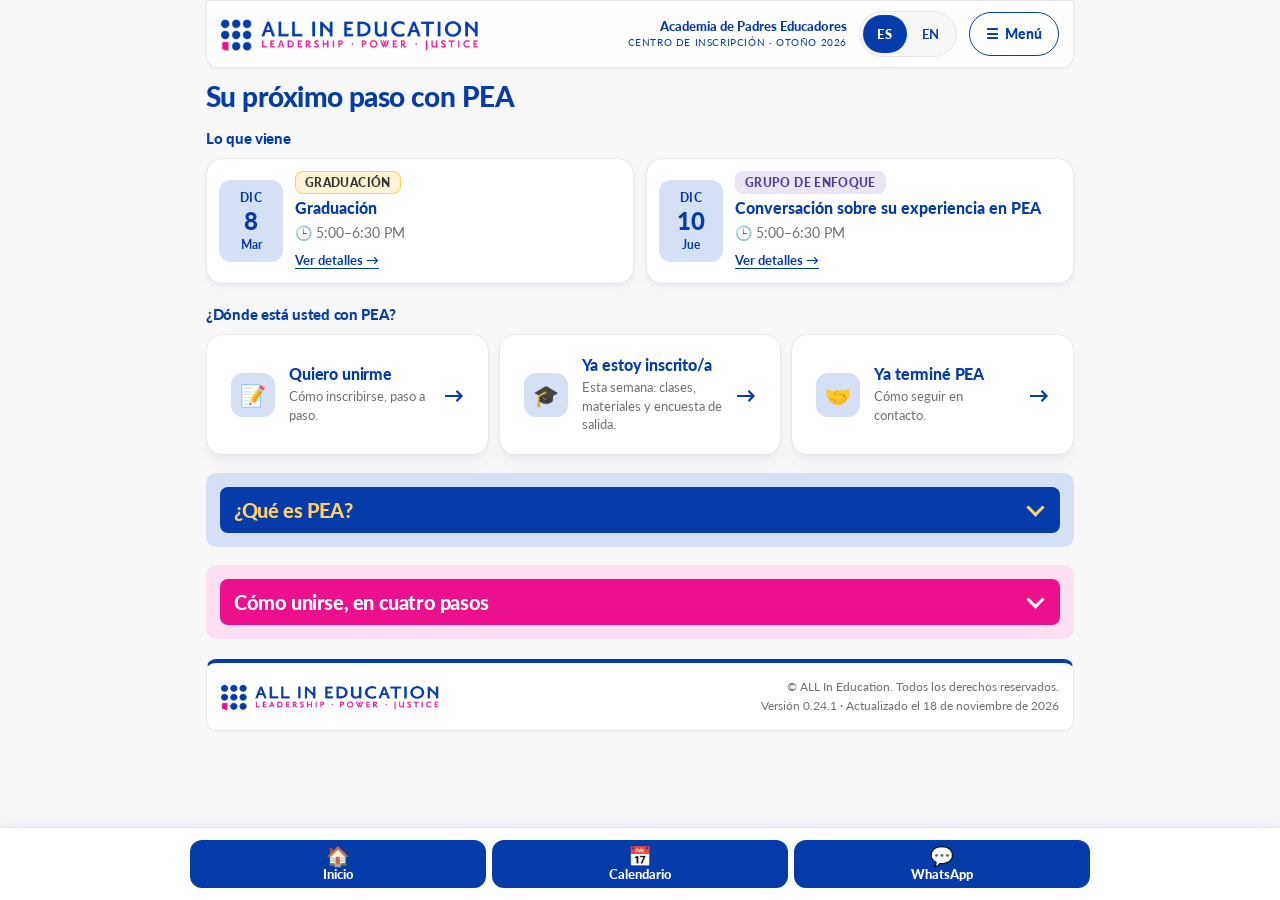
<file: site/index.html>
<!doctype html>
<html lang="es">
<head>
<meta charset="utf-8">
<meta name="viewport" content="width=device-width, initial-scale=1">
<title>Únase a PEA — Academia de Padres Educadores</title>
<meta name="description" content="Todo lo que necesita saber para unirse a la Academia de Padres Educadores de ALL In Education: pasos, calendario, Zoom y preguntas frecuentes. / Everything you need to know to join ALL In Education's Parent Educator Academy.">
<meta name="theme-color" content="#053CAA">
<meta name="color-scheme" content="light">
<meta name="generator" content="PEA Applicant Hub v0.24.1">
<meta property="og:type" content="website">
<meta property="og:title" content="Academia de Padres Educadores / Parent Educator Academy — ALL In Education">
<meta property="og:description" content="Un programa gratuito de liderazgo para familias y cuidadores en Arizona. / A free leadership program for families and caregivers in Arizona.">
<meta property="og:locale" content="es_US">
<meta property="og:locale:alternate" content="en_US">
<link rel="alternate" hreflang="es" href="?lang=es">
<link rel="alternate" hreflang="en" href="?lang=en">
<link rel="alternate" hreflang="x-default" href="./">
<link rel="icon" type="image/png" sizes="32x32" href="assets/img/favicon-32.png">
<link rel="apple-touch-icon" href="assets/img/apple-touch-icon.png">
<link rel="manifest" href="site.webmanifest">
<link rel="preload" href="assets/fonts/lato-400.woff2" as="font" type="font/woff2" crossorigin>
<link rel="preload" href="assets/fonts/lato-900.woff2" as="font" type="font/woff2" crossorigin>
<link rel="stylesheet" href="assets/css/hub.css">
<script defer src="assets/js/facts.js"></script>
<script defer src="assets/js/resources.js"></script>
<script defer src="assets/js/copy.js"></script>
<script defer src="assets/js/app.js"></script>
</head>
<body>
<a class="skip" id="skip" href="#main">Saltar al contenido</a>
<div class="shell">
  <header class="band site-header" id="band">
    <div class="band-inner" id="bandinner"></div>
    <nav class="gnav" id="gnav" aria-label="Secciones del sitio"></nav>
  </header>
  <main id="main" tabindex="-1">
    <noscript>
      <div class="card">
        <h1 class="h-sec">Academia de Padres Educadores <span lang="en">/ Parent Educator Academy</span></h1>
        <p lang="es">Esta página necesita JavaScript para mostrar el calendario y los enlaces. Para unirse o hacer preguntas, escríbanos a <a href="mailto:pea@allineducation.org">pea@allineducation.org</a>, llámenos al <a href="tel:+16027590619">602-759-0619</a> o mándenos un mensaje por <a href="https://api.whatsapp.com/send?phone=16027590619">WhatsApp</a>.</p>
        <p lang="en">This page needs JavaScript to show the calendar and links. To join or ask a question, email <a href="mailto:pea@allineducation.org">pea@allineducation.org</a>, call <a href="tel:+16027590619">602-759-0619</a> or send us a <a href="https://api.whatsapp.com/send?phone=16027590619">WhatsApp</a> message.</p>
        <p><a href="https://bit.ly/peaapply">Formulario de interés / Interest form</a></p>
      </div>
    </noscript>
  </main>
  <footer class="foot" id="foot"></footer>
</div>
<nav id="quickbar" class="quickbar quick-actions-bar" aria-label="Acciones rápidas / Quick actions"></nav>
<div class="sr-only" id="live" aria-live="polite"></div>
</body>
</html>
</file>
<file: site/assets/css/hub.css>
/* ==================================================================
   PEA Applicant Hub — styles  (v0.9.0)
   AIE Hub Design System v0.1.0 (layout, spacing, radii, gradients,
   shadows, motion from the Claude AI Hub) + ALL In Education Core
   Brand Standard v4.1.0 (color, type, bilingual parity).
   Only the 18 official values + the DS transparent whites appear here.
   No green, no red, no invented tints.
   v0.12.0 brand exception (approved by Danny Hernández, 2026-09-28):
   16px card radius, pill toggle, Blue-tinted soft shadows and the
   translucent header/bar blur go beyond Brand Standard v4.1.0 §6.10
   (4px radius, no elevation). Every colour is still a palette value.
   ================================================================== */

@font-face{font-family:"Lato";src:url("../fonts/lato-400.woff2") format("woff2");font-weight:400;font-style:normal;font-display:swap}
@font-face{font-family:"Lato";src:url("../fonts/lato-400i.woff2") format("woff2");font-weight:400;font-style:italic;font-display:swap}
@font-face{font-family:"Lato";src:url("../fonts/lato-700.woff2") format("woff2");font-weight:700;font-style:normal;font-display:swap}
@font-face{font-family:"Lato";src:url("../fonts/lato-900.woff2") format("woff2");font-weight:900;font-style:normal;font-display:swap}

:root{
  --blue:#053CAA; --pink:#EC108D; --gold:#FFD15F; --blue-mid:#2C5EC1;
  --purple:#533B97; --charcoal:#333333; --white:#FFFFFF;
  --tint-blue:#D6E0F5; --tint-pink:#FCE0F2; --tint-gold:#FFF5D6;
  --tint-purple:#EAE4F5; --tint-bluemid:#DFE7F6;
  --n04:#F7F7F7; --n05:#F5F5F5; --n08:#EFEFEF; --n12:#E7E7E7; --n55:#8F8F8F; --n70:#707070;
  --w15:rgba(255,255,255,.15); --w20:rgba(255,255,255,.2); --w40:rgba(255,255,255,.4);
  --w70:rgba(255,255,255,.7); --pink15:rgba(236,16,141,.15);
  --font:'Lato',Arial,sans-serif; --mono:'Courier New',Courier,monospace;
  --r-tag:4px; --r-sm:7px; --r-md:8px; --r-lg:10px; --r-xl:12px; --r-pill:20px;
  --grad-hero:linear-gradient(135deg,var(--blue),var(--blue-mid));
  --grad-feature:linear-gradient(135deg,var(--tint-gold),var(--tint-pink));
  --grad-lang:linear-gradient(135deg,var(--tint-purple),var(--tint-blue));
  --shadow-cta:0 4px 18px #053CAA40;
  --container:820px; --hit:44px;
  color-scheme:light;
}

*{box-sizing:border-box}
html{-webkit-text-size-adjust:100%}
body{margin:0;background:var(--n04);color:var(--charcoal);font-family:var(--font);
  font-size:14px;line-height:1.6;min-height:100vh}
img{max-width:100%;display:block}
a{color:var(--blue)}
a:hover{color:var(--blue-mid)}
button{font-family:inherit}
h1,h2,h3,h4,p{margin:0}
:focus-visible{outline:2px solid var(--pink);outline-offset:2px}
.sr-only{position:absolute!important;width:1px;height:1px;padding:0;margin:-1px;overflow:hidden;clip:rect(0,0,0,0);white-space:nowrap;border:0}
.skip{position:absolute;left:8px;top:-60px;z-index:50;background:var(--white);color:var(--blue);
  font-weight:700;padding:10px 14px;border-radius:var(--r-md);border:2px solid var(--pink);transition:top .15s}
.skip:focus{top:8px}

.shell{max-width:var(--container);margin:0 auto;padding:1rem;padding-block-end:2rem}
main{outline:none}
main:focus{outline:none}
[tabindex="-1"]:focus{outline:none}

/* ---------- 5.2 header band ---------- */
.band{background:var(--blue);border-radius:var(--r-lg);padding:1rem 1.25rem;display:flex;
  justify-content:space-between;align-items:center;gap:1rem;margin-bottom:1rem;color:var(--white);flex-wrap:wrap}
.band a,.band button{color:var(--white)}
.band :focus-visible{outline-color:var(--white)}
.band-l{display:flex;align-items:center;gap:.7rem;min-width:0}
.band-l img{width:32px;height:32px;flex-shrink:0}
.band-org{font-size:14px;font-weight:900;text-transform:uppercase;letter-spacing:.06em;line-height:1.2}
.band-tag{font-size:10px;font-weight:400;color:var(--gold);letter-spacing:.1em;line-height:1.4}
.band-pair{font-size:10px;color:var(--tint-blue);letter-spacing:.1em;line-height:1.4}
.band-r{text-align:right;display:flex;flex-direction:column;align-items:flex-end;gap:4px}
.band-title{font-size:13px;font-weight:900;line-height:1.25}
.band-sub{font-size:10px;font-weight:400;color:var(--gold);text-transform:uppercase;letter-spacing:.06em}
.lang{font-weight:900;font-size:11px;letter-spacing:.08em;padding:3px 10px;border:1.5px solid var(--white);
  border-radius:var(--r-tag);background:transparent;cursor:pointer;min-height:32px;min-width:64px;
  transition:all .15s;margin-top:2px}
.lang:hover{background:var(--blue-mid)}
.lang .div{color:var(--w40)}
@media (max-width:560px){
  .band{flex-direction:column;align-items:stretch}
  .band-r{flex-direction:row;align-items:center;justify-content:space-between;text-align:left;
    border-top:1px solid var(--w20);padding-top:.7rem}
  .band-r .lang{margin-top:0;min-height:var(--hit)}
}

/* ---------- 5.3 grouped nav ---------- */
.gnav{display:flex;flex-direction:column;gap:6px;margin-bottom:1rem}
.g-row{display:flex;flex-wrap:wrap;align-items:center;gap:4px}
.g-lbl{font-size:10px;font-weight:900;text-transform:uppercase;letter-spacing:.12em;padding:4px 8px 3px;min-width:92px}
.g-lbl.blue{color:var(--blue)} .g-lbl.pink{color:var(--charcoal)} .g-lbl.purple{color:var(--purple)}
.g-lbl.pink::before{content:"";display:inline-block;width:8px;height:8px;border-radius:50%;background:var(--pink);margin-right:6px;vertical-align:1px}
.chip{font-size:12px;font-weight:700;padding:5px 11px;border:1.5px solid var(--n12);border-radius:var(--r-sm);
  background:var(--white);color:var(--charcoal);text-decoration:none;white-space:nowrap;min-height:var(--hit);
  display:inline-flex;align-items:center;transition:all .15s;cursor:pointer}
.chip:hover{border-color:var(--blue);color:var(--charcoal)}
.chip[aria-current="page"].blue,.chip[aria-current="page"].home{background:var(--blue);border-color:var(--blue);color:var(--white)}
.chip[aria-current="page"].purple{background:var(--purple);border-color:var(--purple);color:var(--white)}
.chip[aria-current="page"].pink{background:var(--tint-pink);border:2px solid var(--pink);color:var(--charcoal)}
@media (max-width:560px){
  .g-row{flex-wrap:nowrap;overflow-x:auto;scrollbar-width:none;padding-bottom:2px}
  .g-row::-webkit-scrollbar{display:none}
  .g-lbl{min-width:auto}
}

/* ---------- 5.4 hero ---------- */
.hero{background:var(--grad-hero);border-radius:var(--r-lg);padding:1.5rem;margin-bottom:1rem;
  position:relative;overflow:hidden;color:var(--white)}
.hero::after{content:"";position:absolute;width:110px;height:110px;border-radius:50%;background:var(--pink15);right:-15px;top:-20px}
.hero > *{position:relative;z-index:1}
.eyebrow{font-size:11px;font-weight:700;text-transform:uppercase;letter-spacing:.13em;color:var(--gold)}
.hero h1{font-size:22px;font-weight:900;line-height:1.2;margin-top:.4rem;color:var(--white)}
.hero .sub{font-size:14px;line-height:1.6;color:var(--tint-blue);max-width:520px;margin-top:.5rem}
.chips{display:flex;flex-wrap:wrap;gap:6px;margin-top:.9rem}
.hchip{font-size:11px;font-weight:700;padding:3px 9px;border-radius:var(--r-pill);background:var(--w15);
  border:1px solid var(--w20);color:var(--white)}
.hchip.gold{background:var(--gold);border-color:var(--gold);color:var(--charcoal)}
.hero .btnrow{margin-top:1rem}

/* ---------- type ---------- */
.h-sec{font-size:22px;font-weight:900;color:var(--blue);line-height:1.2}
.lead{font-size:14.5px;line-height:1.7;margin-top:.5rem}
.label{font-size:10px;font-weight:900;text-transform:uppercase;letter-spacing:.1em;color:var(--n70)}
.label.blue{color:var(--blue)} .label.purple{color:var(--purple)} .label.ink{color:var(--charcoal)}
.h3{font-size:15px;font-weight:700;color:var(--charcoal);line-height:1.35}
.small{font-size:12px;line-height:1.5;color:var(--n70)}
.muted{color:var(--n70)}
.mt{margin-top:.5rem}
.block{margin-top:1.5rem}
.stack > * + *{margin-top:.7rem}
.sec-head{margin-bottom:1rem}
.sec-head .time{margin-top:.35rem}

/* ---------- 5.5 stat tiles ---------- */
.stats{display:grid;grid-template-columns:repeat(4,1fr);gap:8px;margin-bottom:1rem}
.stat{background:var(--white);border:1px solid var(--n12);border-radius:var(--r-md);padding:.75rem;text-align:center}
.stat-n{font-size:24px;font-weight:900;color:var(--blue);line-height:1.1;font-variant-numeric:lining-nums}
.stat-l{font-size:11px;font-weight:700;text-transform:uppercase;letter-spacing:.05em;color:var(--n70);margin-top:4px;line-height:1.3}
.stat-note{font-size:11px;color:var(--n70);margin-top:2px;line-height:1.35}
@media (max-width:560px){ .stats{grid-template-columns:repeat(2,1fr)} }

/* ---------- 5.6 card ---------- */
.card{background:var(--white);border:1px solid var(--n12);border-radius:var(--r-lg);padding:1.1rem;margin-bottom:.8rem}
.card.top-blue{border-top:3px solid var(--blue)}
.card.top-pink{border-top:3px solid var(--pink)}
.card.top-gold{border-top:3px solid var(--gold)}
.card > .label + .h3{margin-top:.25rem}
.card p + p{margin-top:.6rem}

/* ---------- next-event card ---------- */
.next-top{display:flex;align-items:center;gap:8px;flex-wrap:wrap}
.when{font-size:11px;font-weight:900;text-transform:uppercase;letter-spacing:.08em;background:var(--gold);
  color:var(--charcoal);padding:3px 9px;border-radius:var(--r-pill)}
.when.live{background:var(--blue);color:var(--white)}
.next-title{font-size:19px;font-weight:900;color:var(--blue);margin-top:.5rem;line-height:1.25}
.next-when{font-size:14px;font-weight:700;margin-top:.2rem}
.next .note{font-size:13px;color:var(--n70);margin-top:.5rem}

/* ---------- buttons ---------- */
.btnrow{display:flex;flex-wrap:wrap;gap:8px;margin-top:.9rem;align-items:center}
.btn{display:inline-flex;align-items:center;justify-content:center;gap:6px;font-family:var(--font);
  font-size:13px;font-weight:900;letter-spacing:.02em;border-radius:var(--r-md);padding:10px 16px;
  min-height:var(--hit);text-decoration:none;cursor:pointer;border:1.5px solid transparent;transition:all .15s;line-height:1.2}
.btn-primary{background:var(--blue);color:var(--white);border-color:var(--blue)}
.btn-primary:hover{background:var(--blue-mid);border-color:var(--blue-mid);color:var(--white)}
.btn-secondary{background:var(--white);color:var(--blue);border-color:var(--blue)}
.btn-secondary:hover{background:var(--tint-blue);color:var(--blue)}
.btn-gold{background:var(--gold);color:var(--charcoal);border-color:var(--gold)}
.btn-gold:hover{background:var(--tint-gold);color:var(--charcoal)}
.btn-ghost{background:transparent;color:var(--n70);border-color:transparent;font-weight:700}
.btn-ghost:hover{color:var(--charcoal);background:var(--n08)}
.btn-onblue{background:var(--white);color:var(--blue);border-color:var(--white)}
.btn-onblue:hover{background:var(--tint-blue);color:var(--blue)}
.btn-outline-onblue{background:transparent;color:var(--white);border-color:var(--white)}
.btn-outline-onblue:hover{background:var(--blue-mid);color:var(--white)}
.hero .btn:focus-visible{outline-color:var(--white)}
.btn-sm{font-size:12px;padding:6px 12px;min-height:36px}
/* 5.22 primary CTA */
.cta-wrap{text-align:center;margin:1.25rem 0 .5rem}
.cta{display:inline-flex;align-items:center;justify-content:center;font-size:15px;font-weight:900;letter-spacing:.04em;
  padding:14px 36px;background:var(--blue);color:var(--white);border-radius:var(--r-lg);box-shadow:var(--shadow-cta);
  text-decoration:none;transition:all .2s;min-height:var(--hit)}
.cta:hover{background:var(--blue-mid);color:var(--white)}
.cta-note{font-size:12px;color:var(--n70);margin-top:.5rem}

/* ---------- 5.7 callouts ---------- */
.callout{border-radius:var(--r-md);border-left:4px solid var(--blue);background:var(--tint-blue);padding:.75rem .95rem;margin:.6rem 0}
.callout .label{color:var(--blue);letter-spacing:.12em}
.callout p{font-size:14px;line-height:1.65;margin-top:.2rem}
.callout.gold{background:var(--tint-gold);border-left-color:var(--gold)}
.callout.gold .label{color:var(--charcoal)}
.callout.purple{background:var(--tint-purple);border-left-color:var(--purple)}
.callout.purple .label{color:var(--purple)}
.callout.mid{background:var(--tint-bluemid);border-left-color:var(--blue-mid)}
.callout.correction{background:var(--n05);border-left-color:var(--charcoal)}
.callout.correction .label{color:var(--charcoal)}

/* ---------- 5.10 steps ---------- */
.steps{list-style:none;margin:0;padding:0;display:flex;flex-direction:column;gap:9px}
.step{display:flex;gap:12px;align-items:flex-start;background:var(--white);border:1px solid var(--n12);
  border-radius:var(--r-md);padding:.85rem .95rem}
.step.key{border:2px solid var(--blue);background:var(--white)}
.dot{width:26px;height:26px;border-radius:50%;flex-shrink:0;display:grid;place-items:center;font-size:12px;
  font-weight:900;background:var(--gold);color:var(--charcoal);margin-top:1px}
.dot.blue{background:var(--blue);color:var(--white)}
.step-body{flex:1;min-width:0}
.step-head{display:flex;align-items:center;gap:8px;flex-wrap:wrap}
.step-body p{font-size:14px;line-height:1.65;margin-top:.2rem}
.steps.compact .step{padding:.6rem .8rem}
.steps.compact .step-body p{font-size:13px}

/* ---------- 5.12 tags ---------- */
.tag{display:inline-block;font-size:10px;font-weight:900;text-transform:uppercase;letter-spacing:.08em;
  padding:2px 7px;border-radius:var(--r-tag);color:var(--charcoal);background:var(--n05);border:1px solid var(--n12);line-height:1.5}
.tag.blue{background:var(--tint-blue);border-color:var(--tint-blue)}
.tag.pink{background:var(--tint-pink);border-color:var(--tint-pink)}
.tag.gold{background:var(--tint-gold);border-color:var(--gold)}
.tag.purple{background:var(--tint-purple);border-color:var(--tint-purple)}
.tag.mid{background:var(--tint-bluemid);border-color:var(--tint-bluemid)}
.tag.solid-blue{background:var(--blue);border-color:var(--blue);color:var(--white)}

/* ---------- 5.11 filter chips ---------- */
.filters{display:flex;flex-wrap:wrap;gap:5px;align-items:center;margin:.8rem 0}
.pill{font-size:12px;font-weight:700;padding:5px 13px;border:1.5px solid var(--n12);border-radius:var(--r-pill);
  background:var(--white);color:var(--charcoal);cursor:pointer;min-height:36px;transition:all .15s}
.pill:hover{border-color:var(--blue)}
.pill[aria-pressed="true"]{background:var(--blue);border-color:var(--blue);color:var(--white)}

/* ---------- 5.18 table ---------- */
.tablewrap{overflow-x:auto;border:1px solid var(--n12);border-radius:var(--r-md);background:var(--white)}
table.cal{width:100%;border-collapse:collapse;font-size:13.5px}
table.cal thead th{background:var(--blue);color:var(--white);font-size:11px;font-weight:700;letter-spacing:.04em;
  text-align:left;padding:.5rem .65rem;white-space:nowrap}
table.cal td{padding:.55rem .65rem;border-bottom:1px solid var(--n12);vertical-align:top}
table.cal tbody tr.alt{background:var(--n05)}
table.cal tr[hidden]{display:none!important}
tr.has-det{cursor:pointer}
tr.has-det:hover .cal-open .ct{text-decoration:underline;text-underline-offset:3px}
tr.has-det.open td{border-bottom-color:transparent}
.cal-open{all:unset;cursor:pointer;display:inline-flex;align-items:flex-start;gap:8px;color:var(--blue);font-weight:700;min-height:32px;border-radius:4px}
.cal-open:focus-visible{outline:2px solid var(--pink);outline-offset:2px}
.cal-open .ct{display:block}
.cal-open .wk{display:block;font-size:10px;font-weight:900;text-transform:uppercase;letter-spacing:.08em;color:var(--n70)}
.chev{flex-shrink:0;width:9px;height:9px;margin-top:5px;border:solid var(--blue);border-width:0 2px 2px 0;transform:rotate(45deg);transition:transform .2s}
.cal-open[aria-expanded="true"] .chev{transform:rotate(-135deg);margin-top:9px}
tr.is-past .cal-open{color:var(--n70)} tr.is-past .chev{border-color:var(--n70)}
tr.cal-det td{padding:0 .65rem .9rem;border-bottom:1px solid var(--n12)}
.det{background:var(--white);border:1.5px solid var(--blue);border-radius:8px;padding:.85rem .95rem}
.det-desc{font-size:14px;line-height:1.65;margin-top:.3rem;max-width:68ch}
.det .btnrow{margin-top:.7rem}
.det-notes{margin:.6rem 0 0;padding-left:1.1rem;font-size:12px;color:var(--n70);line-height:1.5}
.det-notes li + li{margin-top:.2rem}
/* class card footer: the same three actions, aligned along the bottom of every class card */
.det.has-actions{display:flex;flex-direction:column}
.det-actions{display:grid;grid-template-columns:repeat(auto-fit,minmax(0,1fr));gap:8px;margin-top:.85rem;padding-top:.8rem;border-top:1px solid var(--n12)}
.det-actions .btn{width:100%;flex-wrap:wrap;text-align:center;line-height:1.25}
.det-actions .is-off{color:var(--n70);border-color:var(--n12);background:var(--n08);cursor:default}
.det-actions .is-off:hover{background:var(--n08);color:var(--n70)}
.det-actions .soon{flex-basis:100%;font-size:11px;font-weight:400}
table.cal tbody tr:last-child td{border-bottom:0}
.c-date{white-space:nowrap;font-weight:700}
.c-date .dow{font-weight:400;color:var(--n70);text-transform:capitalize}
.c-time{white-space:nowrap;color:var(--n70);font-variant-numeric:tabular-nums}
.c-topic .wk{display:block;font-size:10px;font-weight:900;text-transform:uppercase;letter-spacing:.08em;color:var(--n70)}
tr.is-past td{color:var(--n70)}
tr.is-past .c-date{font-weight:400}
tr.is-today{background:var(--tint-gold)!important}
tr.is-today td:first-child{box-shadow:inset 4px 0 0 var(--gold)}
tr.is-info td:first-child{box-shadow:inset 4px 0 0 var(--pink)}
tr.is-today.is-info td:first-child{box-shadow:inset 4px 0 0 var(--gold)}
.row-tag{margin-left:4px}
@media (max-width:560px){
  table.cal thead{display:none}
  table.cal, table.cal tbody, table.cal tr, table.cal td{display:block;width:100%}
  table.cal tr{padding:.55rem .75rem;border-bottom:1px solid var(--n12)}
  table.cal td{border:0;padding:.1rem 0}
  table.cal td.c-kind{display:inline-block;width:auto;margin-right:6px}
  table.cal td.c-time{display:inline-block;width:auto}
  tr.is-today td:first-child, tr.is-info td:first-child{box-shadow:none}
  tr.is-info{box-shadow:inset 4px 0 0 var(--pink)}
  tr.is-today{box-shadow:inset 4px 0 0 var(--gold)}
  table.cal tr.cal-det{padding:0 .75rem .75rem}
  table.cal tr.cal-det td{padding:0}
  .det .btnrow .btn{flex:1 1 100%}
  .det-actions{grid-template-columns:1fr}
}

/* ---------- 5.14 overview groups + tiles ---------- */
.ogroup{border:1.5px solid;border-radius:var(--r-lg);overflow:hidden;margin-bottom:.8rem;background:var(--white)}
.ogroup.blue{border-color:#053CAA30} .ogroup.pink{border-color:#EC108D30} .ogroup.purple{border-color:#533B9730}
.ohead{padding:.5rem .9rem;font-size:11px;font-weight:900;text-transform:uppercase;letter-spacing:.06em}
.ogroup.blue .ohead{background:var(--blue);color:var(--white)}
.ogroup.purple .ohead{background:var(--purple);color:var(--white)}
.ogroup.pink .ohead{background:var(--tint-pink);color:var(--charcoal);border-bottom:3px solid var(--pink)}
.otiles{display:grid;grid-template-columns:repeat(auto-fit,minmax(190px,1fr));gap:6px;padding:.6rem .9rem .8rem}
.otile{position:relative;display:flex;gap:10px;align-items:flex-start;padding:.6rem .75rem;border-radius:var(--r-sm);
  border:1.5px solid var(--n12);text-decoration:none;color:var(--charcoal);transition:all .15s;min-height:var(--hit);background:var(--white)}
.otile:hover{transform:translateY(-2px);color:var(--charcoal)}
.ogroup.blue .otile:hover{border-color:var(--blue);box-shadow:0 4px 14px #053CAA22}
.ogroup.pink .otile:hover{border-color:var(--pink);box-shadow:0 4px 14px #EC108D22}
.ogroup.purple .otile:hover{border-color:var(--purple);box-shadow:0 4px 14px #533B9722}
.otile.rec{background:var(--tint-gold);border-color:var(--gold)}
.otile .badge{position:absolute;top:-8px;right:8px;font-size:10px;font-weight:900;text-transform:uppercase;letter-spacing:.06em;
  background:var(--gold);color:var(--charcoal);padding:1px 6px;border-radius:var(--r-tag)}
.ot-body{flex:1;min-width:0}
.ot-t{font-size:12.5px;font-weight:900;line-height:1.3}
.ogroup.blue .ot-t{color:var(--blue)} .ogroup.purple .ot-t{color:var(--purple)} .ogroup.pink .ot-t{color:var(--charcoal)}
.ot-d{font-size:12px;color:var(--n70);line-height:1.45;margin-top:2px}
.ot-m{font-size:10.5px;font-weight:700;color:var(--n70);margin-top:4px;display:flex;justify-content:space-between;gap:6px}
.ot-go{opacity:0;transition:opacity .15s;color:var(--charcoal)}
.otile:hover .ot-go,.otile:focus-visible .ot-go{opacity:1}
/* ---------- 5.16 feature panel ---------- */
.panel{background:var(--grad-feature);border:2px solid var(--gold);border-radius:var(--r-xl);padding:1.25rem;margin-top:1.5rem}
.panel.plain{background:var(--white)}
.panel-head{display:flex;justify-content:space-between;align-items:center;gap:8px;flex-wrap:wrap}
.panel-head .label{font-size:11px;color:var(--charcoal)}
.status{font-size:11px;font-weight:700;padding:3px 10px;border-radius:var(--r-pill);background:var(--white);border:1.5px solid var(--gold);color:var(--charcoal)}
.status.done{background:var(--blue);border-color:var(--blue);color:var(--white)}
.panel p{font-size:14px;margin-top:.4rem}

.checks{list-style:none;padding:0}.check{padding:12px 0}
/* ---------- 5.17 accordion (FAQ) ---------- */
.search{position:relative;margin:.8rem 0 .4rem}
.search input{width:100%;font:inherit;font-size:14px;padding:.75rem 2.8rem .75rem .9rem;border:1.5px solid var(--n12);
  border-radius:var(--r-md);background:var(--white);color:var(--charcoal);min-height:var(--hit)}
.search input::placeholder{color:var(--n55)}
.search input.filled{border-color:var(--blue)}
.search input:focus-visible{outline:2px solid var(--pink);outline-offset:2px}
.search .x{position:absolute;right:6px;top:50%;transform:translateY(-50%);border:0;background:transparent;
  color:var(--n70);font-size:20px;width:36px;height:36px;cursor:pointer;border-radius:var(--r-sm)}
.search .x:hover{background:var(--n08)}
.qa{border:1.5px solid var(--n12);border-radius:var(--r-md);background:var(--white);margin-top:6px;transition:border-color .15s}
.qa[open]{border-color:var(--blue)}
.qa summary{list-style:none;cursor:pointer;padding:.75rem .95rem;display:flex;justify-content:space-between;
  align-items:flex-start;gap:10px;min-height:var(--hit)}
.qa summary::-webkit-details-marker{display:none}
.qa .q{font-size:14px;font-weight:700;color:var(--blue);line-height:1.4}
.qa .sh{font-size:11px;color:var(--n70);white-space:nowrap;padding-top:2px}
.qa .sh .h{display:none}
.qa[open] .sh .s{display:none}
.qa[open] .sh .h{display:inline}
.qa .a{padding:0 .95rem .9rem;font-size:14px;line-height:1.65}


/* mission quote */
.quote{margin:.5rem 0 0;background:var(--grad-lang);border-radius:var(--r-md);padding:1rem 1.1rem;margin-top:.5rem;
  font-size:15px;line-height:1.65;font-style:italic;border-left:4px solid var(--purple)}

/* week grid */
.weeks{display:grid;grid-template-columns:repeat(auto-fit,minmax(230px,1fr));gap:8px;margin-top:1rem}
.week{background:var(--white);border:1px solid var(--n12);border-top:3px solid var(--pink);border-radius:var(--r-md);padding:.8rem .9rem}
.week.grad{border-top-color:var(--gold);background:var(--tint-gold)}
.week ol{margin:.4rem 0 0;padding:0;list-style:none}
.week li{font-size:13.5px;line-height:1.45;padding:.3rem 0;border-top:1px solid var(--n08)}
.week li:first-child{border-top:0}
.week li .d{display:block;font-size:11px;color:var(--n70);font-weight:700}
.week li.off{color:var(--n70);font-style:italic}

/* link lists */
.lgrid{list-style:none;margin:.5rem 0 0;padding:0;display:grid;grid-template-columns:repeat(auto-fit,minmax(230px,1fr));gap:6px}
.lnk{display:flex;flex-direction:column;gap:1px;padding:.65rem .85rem;border:1.5px solid var(--n12);border-radius:var(--r-md);
  background:var(--white);text-decoration:none;color:var(--charcoal);min-height:var(--hit);transition:all .15s}
.lnk:hover{border-color:var(--blue);transform:translateY(-2px);box-shadow:0 4px 14px #053CAA22;color:var(--charcoal)}
.lnk .t{font-size:13.5px;font-weight:900;color:var(--blue)}
.lnk .t::after{content:" →";font-weight:700}
.lnk .d{font-size:12px;color:var(--n70)}
.lnk.key{border-color:var(--blue);border-width:2px}

/* contact */
.kv{display:grid;grid-template-columns:auto 1fr;gap:.5rem 1rem;margin-top:.6rem;align-items:center}
.kv dt{font-size:10px;font-weight:900;text-transform:uppercase;letter-spacing:.1em;color:var(--n70)}
.kv dd{margin:0;font-size:15px;font-weight:700}
.kv a{display:inline-flex;align-items:center;min-height:36px}

/* ---------- 5.21 prev / next ---------- */
.pn{display:grid;grid-template-columns:1fr 1fr;gap:8px;margin-top:1.5rem}
.pn a{display:flex;flex-direction:column;gap:2px;padding:10px 14px;border-radius:var(--r-md);text-decoration:none;
  min-height:var(--hit);transition:all .15s}
.pn .prev{background:var(--white);border:1.5px solid var(--n12);color:var(--charcoal);text-align:left}
.pn .prev:hover{border-color:var(--blue);color:var(--charcoal)}
.pn .next{text-align:right;color:var(--white);grid-column:2}
.pn .next:hover{opacity:.88;color:var(--white)}
.pn .next.blue{background:var(--blue)} .pn .next.purple{background:var(--purple)}
.pn .next.pink{background:var(--blue);border-top:3px solid var(--pink)}
.pn .pl{font-size:10px;font-weight:700;text-transform:uppercase;letter-spacing:.07em}
.pn .prev .pl{color:var(--n70)} .pn .next .pl{color:var(--w70)}
.pn .pt{font-size:13.5px;font-weight:700}
.pn .next:focus-visible{outline-color:var(--pink)}
@media (max-width:560px){ .pn{grid-template-columns:1fr} .pn .next{grid-column:auto} }

/* ---------- footer ---------- */
.foot{margin-top:2rem;background:var(--white);border:1px solid var(--n12);border-top:4px solid var(--blue);
  border-radius:var(--r-lg);padding:1.1rem 1.25rem;display:flex;flex-wrap:wrap;gap:1rem;align-items:center;justify-content:space-between}
.foot img{width:220px;height:auto}
.foot .meta{font-size:12px;color:var(--n70);line-height:1.6;text-align:right}
@media (max-width:560px){ .foot{flex-direction:column;align-items:flex-start} .foot .meta{text-align:left} }

@media (prefers-reduced-motion:reduce){
  *,*::before,*::after{transition:none!important;animation:none!important;scroll-behavior:auto!important}
  .otile:hover,.lnk:hover{transform:none}
}
@media print{
  .gnav,.pn,.band .lang,.skip{display:none}
  .shell{max-width:none}
}

/* Applicant information layout v0.10.0 */
:root{--container:1040px}
body{font-size:16px}
.shell{padding-bottom:110px}
.band{margin-bottom:.6rem;padding:.8rem 1rem}
.gnav{display:block;position:relative;z-index:20;min-height:48px}
.menu{margin-left:auto;width:max-content;max-width:100%;position:relative}
.menu summary{cursor:pointer;font-size:16px;font-weight:900;color:var(--blue);padding:10px 20px;border:2px solid var(--blue);border-radius:28px;background:white;list-style:none}
.menu summary::-webkit-details-marker{display:none}
.menu-links{position:absolute;right:0;top:54px;width:280px;max-width:calc(100vw - 32px);background:white;padding:12px;box-shadow:0 8px 28px #053CAA30;border:2px solid var(--blue);border-radius:18px;display:grid;gap:4px}
.menu-links a{padding:10px 14px;text-decoration:none;border-radius:10px;font-weight:700}
.menu-links a:hover,.menu-links a[aria-current]{background:var(--tint-blue)}
.home-title{font-size:clamp(25px,4vw,36px);line-height:1.2;color:var(--blue);margin:.5rem 0 1rem;font-weight:900}
.quick-actions{display:grid;grid-template-columns:repeat(6,1fr);gap:12px;margin-bottom:28px}
.quick-action{display:flex;justify-content:center;align-items:center;gap:10px;padding:20px 16px;min-height:88px;font-size:20px;font-weight:900;line-height:1.25;text-decoration:none;border-radius:18px;background:var(--blue);color:white;text-align:center;grid-column:span 2}
.quick-action:hover{color:var(--gold);background:var(--blue-mid)}
.quick-action>span:first-child{font-size:26px}
.quick-actions .action-wa{background:var(--gold);color:var(--blue)}
.sticky-actions{position:fixed;bottom:0;left:0;right:0;z-index:30;background:white;border-top:2px solid var(--tint-blue);padding:8px max(10px,calc((100vw - 1000px)/2)) max(8px,env(safe-area-inset-bottom));display:grid;grid-template-columns:repeat(4,1fr);gap:8px;box-shadow:0 -3px 15px #053CAA18}
.sticky-actions .quick-action{grid-column:auto;min-height:60px;padding:8px;font-size:15px;border-radius:12px;gap:6px}
.section-panel,.page-section{background:var(--tint-blue);border-radius:24px;padding:20px;margin:26px 0;display:flow-root}
.section-panel>h2,.section-panel>summary>h2,.section-panel>summary>h3,.sec-head h1{display:block;background:var(--blue);color:var(--gold);padding:16px 22px;border-radius:40px;font-size:24px;line-height:1.25;margin:0 0 18px;width:100%;font-weight:900}
.section-panel.pink-section{background:var(--tint-pink)}
.section-panel.pink-section>h2,.section-panel.pink-section>summary>h2,.section-panel.pink-section>summary>h3{background:var(--pink);color:white}
.sec-head>.label,.sec-head>.time{display:none}
.page-section{margin-top:8px}
.page-section .section-panel{background:var(--white);border:1px solid var(--tint-blue)}
.page-section .section-panel.pink-section{background:var(--tint-pink)}
.lgrid{grid-template-columns:repeat(2,minmax(0,1fr));gap:14px;margin-top:18px;align-items:stretch}
.lgrid>.card{margin:0;height:100%;border-top:0;padding:20px}
.card .h3{font-size:18px;margin-bottom:8px}
.section-panel>.lead{margin-bottom:16px}
.section-panel .btnrow{margin-top:18px}
.lead,.step-body p,.callout p{font-size:16px}
.steps{gap:12px;margin-top:12px}
.step{padding:18px!important;border:0}
.stats{grid-template-columns:repeat(2,1fr)}
#main .block>h2{margin-bottom:16px}
#main .section-panel .block{margin-top:12px}
.section-panel .lgrid .card p{line-height:1.6}
.quick-action:focus-visible{outline:3px solid var(--charcoal);outline-offset:3px}
@media(max-width:560px){
 .shell{padding:12px;padding-bottom:110px}.band-l img{width:26px;height:26px}.band{flex-direction:row;gap:8px}.band-r{border:0;padding:0}.band-r>div{display:none}.band-org{font-size:12px}.band-pair{display:none}
 .quick-actions{gap:8px;grid-template-columns:repeat(2,minmax(0,1fr))}.quick-actions .quick-action{grid-column:auto;font-size:16px;min-height:86px;flex-direction:column;padding:12px;gap:6px}.quick-actions .action-wa{grid-column:span 2;flex-direction:row;min-height:60px}
 .section-panel,.page-section{padding:14px;border-radius:20px;margin:22px 0}.section-panel>h2,.section-panel>summary>h2,.section-panel>summary>h3,.sec-head h1{font-size:21px;padding:14px 18px;margin-bottom:14px}
 .lgrid{grid-template-columns:1fr;gap:10px}.sticky-actions .quick-action{font-size:12px;flex-direction:column;gap:3px;min-height:60px}.sticky-actions .quick-action>span:first-child{font-size:21px}.kv{grid-template-columns:1fr;gap:0}.kv dd{overflow-wrap:anywhere;margin-bottom:10px}
}
@media print{#quickbar,.quick-actions,.gnav{display:none}.shell{padding-bottom:0}}

/* v0.10.1: original logo artwork and lighter information-page rhythm */
:root{--container:900px}
body{font-size:14px}
.band{background:var(--white);color:var(--blue);border:1px solid var(--n12);padding:12px 16px;gap:12px}
.band-l img{width:260px;height:auto;max-width:100%}
.band-sub{color:var(--blue)}
.band .lang{color:var(--blue);border-color:var(--blue);min-height:36px}
.band .lang:hover{background:var(--tint-blue)}
.band .lang .div{color:var(--blue)}
.band :focus-visible{outline-color:var(--blue)}
.menu summary{font-size:14px;padding:7px 14px;border-width:1px;border-radius:8px;min-height:40px}
.menu-links{top:46px;border-radius:10px;border-width:1px}
.gnav{min-height:40px;margin-bottom:8px}
.home-title{font-size:clamp(23px,3vw,28px);margin:8px 0 12px}
.quick-actions{gap:8px;margin-bottom:18px}
.quick-action{border-radius:9px;padding:12px;min-height:60px;font-size:17px;gap:8px}
.quick-action>span:first-child{font-size:21px}
.section-panel,.page-section{padding:14px;border-radius:10px;margin:18px 0}
.section-panel>h2,.section-panel>summary>h2,.section-panel>summary>h3,.sec-head h1{border-radius:8px;padding:10px 14px;font-size:20px;margin-bottom:12px;line-height:1.3}
.lgrid{gap:10px;margin-top:12px}
.lgrid>.card{padding:14px;border-radius:8px}
.card .h3{font-size:16px;margin-bottom:5px}
.lead,.step-body p,.callout p{font-size:14px;line-height:1.6}
.section-panel>.lead{margin-bottom:10px}
.section-panel .btnrow{margin-top:12px}
.steps{gap:8px;margin-top:8px}
.step{padding:12px!important}
.sticky-actions{gap:6px;padding-top:6px;padding-bottom:max(6px,env(safe-area-inset-bottom))}
.sticky-actions .quick-action{min-height:48px;padding:7px;font-size:13px;border-radius:8px}
.sticky-actions .quick-action>span:first-child{font-size:19px}
.foot{padding:14px;margin-top:20px}
@media(max-width:560px){
 .shell{padding:12px;padding-bottom:100px}
 .band{padding:12px;flex-wrap:nowrap}.band-l{flex:1}.band-l img{width:220px;height:auto}.band-r{flex-shrink:0}.band-r>div{display:none}
 .quick-actions .quick-action{font-size:15px;min-height:68px;padding:9px;gap:4px;border-radius:8px}.quick-actions .action-wa{min-height:46px}
 .section-panel,.page-section{padding:12px;margin:16px 0;border-radius:10px}.section-panel>h2,.section-panel>summary>h2,.section-panel>summary>h3,.sec-head h1{font-size:19px;padding:9px 12px;border-radius:8px;margin-bottom:10px}
 .sticky-actions .quick-action{font-size:11px;min-height:58px;padding:5px 3px;gap:3px;line-height:1.2}.sticky-actions .quick-action>span:first-child{font-size:18px}
}

/* v0.11.0: readable secondary text on tinted panels and controls. */
.pink-section .small,.filters>.label,#faqcount{color:var(--charcoal)}
.cal-open{min-height:44px}

/* ==================================================================
   v0.12.0: tokens, sticky header, pill language toggle, floating
   action bar, audience router cards, accordions, skeleton utility.
   Colours map to the 18 palette values; see the exception note above.
   ================================================================== */
:root{
  --color-text-primary:var(--charcoal);   /* #333333, never pure black; 12.63:1 on white (AAA) */
  --color-text-secondary:var(--n70);      /* #707070, 4.95:1 on white (AA) */
  --color-text-inverse:var(--white);
  --color-bg-page:var(--n04);             /* #F7F7F7 */
  --color-bg-surface:var(--white);
  --color-bg-subtle:var(--n04);
  --color-primary:var(--blue);            /* #053CAA */
  --color-primary-hover:var(--blue-mid);  /* #2C5EC1: states swap, never darken */
  --color-border:var(--n12);
  --color-border-active:var(--blue);
  /* v0.18.0: 8pt spacing grid (4px half-step) and radius scale */
  --space-1:.25rem; --space-2:.5rem; --space-3:.75rem; --space-4:1rem; --space-6:1.5rem; --space-8:2rem;
  --radius-sm:8px; --radius-md:12px; --radius-lg:16px; --radius-full:9999px;
  --radius-card:var(--radius-lg); --radius-pill:var(--radius-full);
  --shadow-sm:0 1px 3px rgba(5,60,170,.06);
  --shadow-md:0 10px 15px -3px rgba(5,60,170,.06),0 4px 6px -2px rgba(5,60,170,.03);
  --shadow-lg:0 20px 25px -5px rgba(5,60,170,.10);
  --shadow-top:0 -4px 12px rgba(5,60,170,.05);
  --header-h:68px;   /* measured header height (v0.19.0) */
}
html{scroll-padding-top:calc(var(--header-h) + 12px)}
body{color:var(--color-text-primary);line-height:1.6}
h1,h2,h3,.h-sec,.home-title,.h3{letter-spacing:-0.02em}
h1,h2,h3,.h-sec,.home-title,.h3{font-weight:900}
.skip{z-index:60}

/* ---------- sticky header ---------- */
header.site-header{position:sticky;top:0;z-index:50;background:rgba(255,255,255,.85);
  -webkit-backdrop-filter:blur(12px);backdrop-filter:blur(12px);
  border:1px solid var(--color-border);border-radius:0 0 var(--r-xl) var(--r-xl);box-shadow:var(--shadow-sm);
  display:flex;align-items:center;gap:12px;flex-wrap:nowrap;padding:10px 14px;margin:-1rem 0 12px}
@supports not ((-webkit-backdrop-filter:blur(1px)) or (backdrop-filter:blur(1px))){
  header.site-header{background:var(--white)}
}
.band-inner{flex:1;min-width:0;display:flex;align-items:center;justify-content:space-between;gap:12px}
.band-inner .band-l{flex:1;min-width:0}
.band-inner .band-l img{width:100%;max-width:260px;height:auto}
.band-inner .band-r{flex-direction:row;align-items:center;gap:12px;text-align:right}
header.site-header .gnav{margin:0;min-height:0;flex-shrink:0}
header.site-header .menu{margin-left:0}
header.site-header .menu summary{display:inline-flex;align-items:center;gap:6px;min-height:44px;border-radius:var(--radius-pill);padding:6px 16px}
header.site-header .menu-links{top:52px;background:var(--white)}
header.site-header .menu-links a{color:var(--blue)}
header.site-header .menu-links a:hover{color:var(--blue)}
header.site-header .menu :focus-visible{outline-color:var(--pink)}

/* ---------- pill language toggle ---------- */
.lang-toggle,.band-r>.lang-toggle{display:inline-flex;gap:2px;padding:3px;background:var(--color-bg-subtle);
  border:1px solid var(--color-border);border-radius:var(--radius-pill);flex-shrink:0}
.band .lang-pill{font:inherit;font-size:13px;font-weight:700;letter-spacing:.06em;color:var(--blue);background:transparent;
  border:0;border-radius:var(--radius-pill);min-height:38px;min-width:44px;padding:0 12px;cursor:pointer;
  transition:background-color .15s,color .15s}
.band .lang-pill:hover{background:var(--tint-blue)}
.band .lang-pill[aria-pressed="true"]{background:var(--blue);color:var(--white);font-weight:900;box-shadow:var(--shadow-sm);cursor:default}
.band .lang-pill:focus-visible{outline:2px solid var(--pink);outline-offset:2px}
@media(max-width:560px){
  :root{--header-h:64px}
  header.site-header{padding:8px 10px;gap:8px;margin:-12px 0 10px}
  .band-inner{gap:8px}
  .band-inner .band-l img{max-width:200px}
  .band-inner .band-r>div:not(.lang-toggle){display:none}
}
@media(max-width:420px){
  .menu-txt{position:absolute;width:1px;height:1px;overflow:hidden;clip:rect(0,0,0,0);white-space:nowrap}
  header.site-header .menu summary{padding:6px 12px;min-width:44px;justify-content:center}
  .band .lang-pill{min-width:40px;padding:0 9px}
}

/* ---------- floating quick-actions bar ---------- */
nav.quickbar{position:fixed;left:0;right:0;bottom:0;z-index:40;background:rgba(255,255,255,.9);
  -webkit-backdrop-filter:blur(12px);backdrop-filter:blur(12px);
  border-top:1px solid var(--color-border);box-shadow:0 -4px 16px rgba(5,60,170,.06);
  padding:.5rem max(10px,calc((100vw - 900px)/2)) calc(.75rem + env(safe-area-inset-bottom,0px))}
@supports not ((-webkit-backdrop-filter:blur(1px)) or (backdrop-filter:blur(1px))){ nav.quickbar{background:var(--white)} }
nav.quickbar .sticky-actions{position:static;padding:0;border:0;box-shadow:none;background:transparent;
  display:flex;gap:6px}
nav.quickbar .quick-action{flex:1 1 0;min-width:0;flex-direction:column;justify-content:center;gap:2px;
  min-height:48px;padding:6px 4px;font-size:12.5px;line-height:1.2;border-radius:var(--r-xl);text-align:center}
nav.quickbar .quick-action>span:first-child{font-size:19px;line-height:1}
.shell{padding-bottom:calc(110px + env(safe-area-inset-bottom,0px))}
@media(max-width:560px){ nav.quickbar .quick-action{font-size:11px} .shell{padding-bottom:calc(100px + env(safe-area-inset-bottom,0px))} }

/* ---------- audience router cards ---------- */
.audience-router{margin:4px 0 18px}
.audience-h{font-size:15px;font-weight:900;color:var(--blue);margin-bottom:8px}
.audience-grid{display:grid;grid-template-columns:1fr;gap:10px}
@media(min-width:720px){ .audience-grid{grid-template-columns:repeat(3,minmax(0,1fr))} }
.audience-card{background:var(--color-bg-surface);border:1px solid var(--color-border);border-radius:var(--radius-card);
  padding:1.25rem 1.5rem;box-shadow:var(--shadow-md);transition:transform .2s ease,box-shadow .2s ease,border-color .2s ease;
  display:flex;align-items:center;justify-content:space-between;gap:14px;text-decoration:none;color:var(--color-text-primary);min-height:44px}
.audience-card:hover,.audience-card:active{transform:translateY(-2px);box-shadow:var(--shadow-lg);border-color:var(--color-border-active);color:var(--color-text-primary)}
.audience-card:focus-visible{outline:2px solid var(--pink);outline-offset:2px}
.audience-badge{flex-shrink:0;width:44px;height:44px;display:grid;place-items:center;font-size:21px;border-radius:12px;background:var(--tint-blue)}
.audience-body{flex:1;min-width:0;display:flex;flex-direction:column;gap:2px}
.audience-t{font-size:16px;font-weight:900;color:var(--blue);line-height:1.3;letter-spacing:-0.01em}
.audience-d{font-size:13px;color:var(--color-text-secondary);line-height:1.45}
.audience-go{flex-shrink:0;font-size:20px;font-weight:900;color:var(--blue);transition:transform .2s ease}
.audience-card:hover .audience-go{transform:translateX(3px)}
@media(min-width:720px) and (max-width:900px){ .audience-card{padding:1rem 1.1rem} }
@media(max-width:560px){ .audience-card{padding:1rem 1.1rem} }

/* ---------- accordions (eligibility + FAQ) ---------- */
details.accordion-item{border:1px solid var(--color-border);border-radius:12px;padding:.75rem 1rem;margin-bottom:.75rem;
  background:var(--color-bg-surface);transition:border-color .15s,box-shadow .15s}
details.accordion-item[open]{border-color:var(--color-border-active);box-shadow:var(--shadow-sm)}
summary.accordion-header{font-weight:700;cursor:pointer;list-style:none;display:flex;justify-content:space-between;
  align-items:center;gap:10px;min-height:44px;color:var(--blue)}
summary.accordion-header::-webkit-details-marker{display:none}
summary.accordion-header:focus-visible{outline:2px solid var(--pink);outline-offset:2px;border-radius:6px}
.acc-chev{flex-shrink:0;width:9px;height:9px;border:solid var(--blue);border-width:0 2px 2px 0;transform:rotate(45deg);
  margin:-4px 4px 0;transition:transform .2s}
details.accordion-item[open] .acc-chev{transform:rotate(-135deg);margin-top:4px}
.accordion{margin-top:12px}
.accordion-body p{font-size:14px;line-height:1.6;padding:.25rem 0 .1rem}
/* FAQ keeps its show/hide text; the accordion shell supplies padding. */
.qa.accordion-item{padding:0;margin:0 0 .6rem}
.qa.accordion-item summary.accordion-header{padding:.75rem 1rem}
.qa.accordion-item .a{padding:0 1rem .9rem}

/* ---------- v0.13.0: applicant orientation steps ---------- */
.applicant-steps{list-style:none;margin:12px 0 0;padding:0;display:grid;grid-template-columns:1fr;gap:10px;counter-reset:none}
.step-item{position:relative;display:flex;align-items:flex-start;gap:12px;background:var(--color-bg-surface);
  border:1px solid var(--color-border);border-radius:var(--radius-card);padding:14px 16px;box-shadow:var(--shadow-sm)}
.step-number{flex-shrink:0;width:36px;height:36px;border-radius:50%;display:grid;place-items:center;
  background:var(--blue);color:var(--white);font-size:15px;font-weight:900;box-shadow:0 0 0 4px var(--tint-blue)}
.step-content{flex:1;min-width:0}
.step-content strong{display:block;font-size:15px;font-weight:900;color:var(--blue);line-height:1.3}
.step-content p{font-size:14px;line-height:1.5;color:var(--color-text-secondary);margin-top:2px}
/* mobile: vertical timeline with a connector between badges */
.step-item:not(:last-child)::after{content:"";position:absolute;left:33px;top:54px;bottom:-12px;width:2px;background:var(--tint-blue)}
@media(min-width:720px){
  .applicant-steps{grid-template-columns:repeat(3,minmax(0,1fr));gap:14px}
  .step-item{flex-direction:column;gap:10px}
  .step-item:not(:last-child)::after{left:auto;right:-15px;top:31px;bottom:auto;width:16px;height:2px}
}

/* ---------- v0.13.0: applicant help card (beside the apply CTA) ---------- */
.help-card{margin-top:12px;background:var(--tint-blue);border:1px solid var(--color-border);border-radius:var(--radius-card);padding:14px 16px}
.help-card p{font-size:15px;font-weight:700;color:var(--blue);line-height:1.45}
.help-links{display:flex;flex-wrap:wrap;gap:8px;margin-top:10px}
/* v0.24.0: "Sugerir un recurso" card on Materiales y recursos: bold heading, regular lead */
.rec-add{margin-top:16px}
.rec-add p{font-weight:400;color:var(--charcoal)}
.rec-add p strong{display:block;font-weight:700;color:var(--blue);margin-bottom:2px}
.help-link{display:inline-flex;align-items:center;gap:8px;min-height:48px;padding:0 18px;border-radius:var(--radius-pill);
  background:var(--white);border:1.5px solid var(--blue);color:var(--blue);font-weight:700;font-size:14px;text-decoration:none}
.help-link:hover{background:var(--blue);color:var(--white)}
.help-link:focus-visible{outline:2px solid var(--pink);outline-offset:2px}
@media(max-width:420px){ .help-link{flex:1 1 100%;justify-content:center} }

/* ---------- skeleton loader (reserved: no live feed yet) ---------- */
@keyframes pulse{0%,100%{opacity:1}50%{opacity:.4}}
.skeleton-loader{animation:pulse 1.5s cubic-bezier(.4,0,.6,1) infinite;background-color:var(--n12);border-radius:8px;min-height:1em}

@media (prefers-reduced-motion:reduce){
  .audience-card:hover,.audience-card:active,.audience-card:hover .audience-go{transform:none}
  .skeleton-loader{animation:none}
}
@media print{
  header.site-header{position:static;box-shadow:none;margin-top:0}
  .lang-toggle,nav.quickbar,.audience-go,.step-item::after{display:none}
  .audience-card{box-shadow:none}
}

/* ---------- step lists (v0.14.0) ---------- */
.step-list{margin:.25rem 0 .75rem 1.25rem;padding:0}
.step-list li{margin:.2rem 0;line-height:1.5}

/* v0.17.0: every titled section is a <details> panel, closed by default.
   The coloured heading bar is the toggle; a chevron shows its state. */
details.sec>summary{list-style:none;cursor:pointer;border-radius:8px}
details.sec>summary::-webkit-details-marker{display:none}
details.sec>summary:focus-visible{outline:3px solid var(--charcoal);outline-offset:3px}
.section-panel>summary>h2,
.section-panel>summary>h3{display:flex!important;justify-content:space-between;align-items:center;gap:12px;min-height:44px}
.section-panel>summary>h2::after,
.section-panel>summary>h3::after{content:"";flex-shrink:0;width:10px;height:10px;border:solid currentColor;border-width:0 3px 3px 0;
  transform:rotate(45deg);margin:-5px 4px 0;transition:transform .2s}
details.sec[open]>summary>h2::after,
details.sec[open]>summary>h3::after{transform:rotate(-135deg);margin-top:5px}
details.sec:not([open])>summary>h2,
details.sec:not([open])>summary>h3{margin-bottom:0!important}
details.sec>summary:hover>h2,
details.sec>summary:hover>h3{filter:brightness(1.12)}
@media(prefers-reduced-motion:reduce){.section-panel>summary>h2::after,.section-panel>summary>h3::after{transition:none}}

/* v0.18.0: design tokens in use; Back link on subpages; sticky bottom app bar.
   Colours stay on the 18 palette values (token names follow the design spec). */
body{background:var(--color-bg-page);color:var(--color-text-primary);line-height:1.6}
.band-inner .band-l{display:flex;align-items:center;gap:var(--space-2)}
.band-inner .band-l img{flex:0 1 260px;width:auto;min-width:0;max-width:260px;height:auto}
.band .back-link,.band .back-link:hover{color:var(--color-primary)}
.back-link{flex-shrink:0;display:inline-flex;align-items:center;justify-content:center;gap:var(--space-1);
  min-height:44px;min-width:44px;padding:0 var(--space-3);border:1px solid var(--color-border);border-radius:var(--radius-full);
  background:var(--color-bg-surface);color:var(--color-primary);font-weight:700;font-size:14px;text-decoration:none}
.back-link>span:first-child{font-size:22px;line-height:1;margin-top:-2px}
.back-link:hover{background:var(--tint-blue);color:var(--color-primary)}
.back-link:focus-visible{outline:2px solid var(--pink);outline-offset:2px}
@media(max-width:420px){
  .back-txt{position:absolute;width:1px;height:1px;overflow:hidden;clip:rect(0,0,0,0);white-space:nowrap}
  .back-link{padding:0}
}
nav.quick-actions-bar{position:sticky;bottom:0;z-index:40;background:rgba(255,255,255,.9);
  -webkit-backdrop-filter:blur(12px);backdrop-filter:blur(12px);
  border-top:1px solid var(--color-border);box-shadow:var(--shadow-top);
  padding-top:var(--space-3);padding-bottom:max(var(--space-3),env(safe-area-inset-bottom,0px))}
@supports not ((-webkit-backdrop-filter:blur(1px)) or (backdrop-filter:blur(1px))){ nav.quick-actions-bar{background:var(--white)} }
nav.quick-actions-bar .quick-action{min-height:48px;min-width:48px}
.shell{padding-bottom:var(--space-4)}   /* the sticky bar holds its own space; no overlap padding needed */
body{display:flex;flex-direction:column;min-height:100vh;min-height:100dvh}
body>.shell{flex:1 0 auto;width:100%}   /* short pages still seat the app bar at the viewport bottom */
.band-l .band-logo{display:flex;flex:0 1 260px;min-width:0}
.band-l .band-logo img{flex:1 1 auto}
@media(max-width:560px){ .band-l .band-logo{flex:none} .band-l .band-logo img{width:36px;height:36px;flex:none;max-width:none} }   /* round mark beside Back on phones */
@media(max-width:900px){ .band-inner:has(.back-link) .band-r>div:not(.lang-toggle){display:none} }   /* subpages: Back + logo + toggle fit on one row */

/* ==================================================================
   v0.19.0: Calendar as date-badge cards under sticky month dividers.
   Spec token names, palette values only (CLAUDE.md): off-palette spec
   values are mapped — page #F7F7F7, border #E7E7E7, Blue-tinted shadows;
   Pink and Gold badges carry Charcoal text (12px Pink text fails contrast,
   #8A6100 is not a palette value).
   ================================================================== */
:root{
  --brand-blue-primary:var(--blue); --brand-pink-accent:var(--pink); --brand-gold-warmth:var(--gold);
  --brand-charcoal-text:var(--charcoal); --brand-blue-mid:var(--blue-mid); --brand-purple-tertiary:var(--purple);
  --brand-white:var(--white);
  --tint-blue-fill:var(--tint-blue); --tint-pink-fill:var(--tint-pink); --tint-gold-fill:var(--tint-gold); --tint-purple-fill:var(--tint-purple);
  --radius-badge:var(--radius-sm);
  --shadow-card:0 4px 12px -2px rgba(5,60,170,.06),0 2px 4px -1px rgba(5,60,170,.04);
  --shadow-card-hover:0 8px 16px -2px rgba(5,60,170,.10);
}
.cal-cards{margin-top:var(--space-2)}
.month-group{position:relative}
.month-divider{position:sticky;top:var(--header-h);z-index:20;
  background:rgba(214,224,245,.95);-webkit-backdrop-filter:blur(8px);backdrop-filter:blur(8px);
  padding:var(--space-2) 0;margin:var(--space-6) 0 var(--space-3);
  font-size:1.125rem;font-weight:900;line-height:1.3;color:var(--brand-blue-primary);border-bottom:2px solid var(--brand-blue-primary)}
.month-group:first-child .month-divider{margin-top:var(--space-2)}
.event-list{list-style:none;margin:0;padding:0}
.event-card{display:grid;grid-template-columns:72px 1fr;gap:var(--space-4);align-items:center;
  background:var(--brand-white);border:1px solid var(--color-border);border-radius:var(--radius-card);
  padding:var(--space-4);margin-bottom:var(--space-4);box-shadow:var(--shadow-card);
  transition:transform .2s ease,box-shadow .2s ease}
.event-card.has-det{cursor:pointer}
@media(hover:hover){ .event-card.has-det:not(.open):hover{transform:translateY(-2px);box-shadow:var(--shadow-card-hover)} }
.event-card.has-det:not(.open):active{transform:translateY(-2px);box-shadow:var(--shadow-card-hover)}
@media(prefers-reduced-motion:reduce){ .event-card,.event-card:hover,.event-card:active{transition:none;transform:none!important} }
.event-card.is-info{border-left:4px solid var(--brand-pink-accent)}
.event-card.is-today{border:2px solid var(--brand-gold-warmth);background:var(--tint-gold-fill)}
.date-badge{display:flex;flex-direction:column;align-items:center;justify-content:center;gap:2px;
  background:var(--tint-blue-fill);color:var(--brand-blue-primary);border-radius:var(--radius-md);
  padding:var(--space-2);text-align:center;min-height:72px}
.date-badge .month{font-size:.75rem;font-weight:900;text-transform:uppercase;letter-spacing:.05em}
.date-badge .day-number{font-size:1.5rem;font-weight:900;line-height:1}
.date-badge .day-name{font-size:.75rem;font-weight:700;text-transform:capitalize}
.event-content{min-width:0}
.event-tags{display:flex;flex-wrap:wrap;align-items:center;gap:var(--space-1) var(--space-2);margin-bottom:.375rem}
.event-tags .tag{margin:0}
.category-badge{display:inline-block;font-size:.75rem;font-weight:900;padding:.25rem .625rem;border-radius:var(--radius-badge);
  letter-spacing:.03em;text-transform:uppercase;line-height:1.3}
.badge-clase{background:var(--tint-blue-fill);color:var(--brand-blue-primary)}
.badge-info{background:var(--tint-pink-fill);color:var(--brand-charcoal-text)}
.badge-graduacion{background:var(--tint-gold-fill);color:var(--brand-charcoal-text);box-shadow:inset 0 0 0 1px var(--brand-gold-warmth)}
.badge-especial{background:var(--tint-purple-fill);color:var(--brand-purple-tertiary)}
.badge-none{background:var(--n05);color:var(--brand-charcoal-text)}
.event-title{font-size:1rem;font-weight:900;line-height:1.35;color:var(--brand-blue-primary);margin:0}
.event-title .cal-open{min-height:44px;align-items:center;font-weight:900}
.event-title .chev{margin-top:0}
.event-title .cal-open[aria-expanded="true"] .chev{margin-top:6px}
.event-time{margin:.25rem 0 0;font-size:14px;color:var(--color-text-secondary);font-variant-numeric:tabular-nums}
.event-card.is-past .date-badge{background:var(--n05);color:var(--n70)}
.event-card.is-past .event-title,.event-card.is-past .cal-open{color:var(--n70)}
.event-card.is-past .chev{border-color:var(--n70)}
.event-card.is-past{box-shadow:none}
.event-det{grid-column:1/-1}
.event-det[hidden]{display:none}
.event-det .det{border-width:1px}
.cal-actions{display:grid;grid-template-columns:repeat(2,minmax(0,1fr));gap:var(--space-3);margin-top:var(--space-4)}
.cal-actions .btn{min-height:48px;border-radius:var(--radius-md);justify-content:center;text-align:center;width:100%}
.cal-actions .btn-primary{background:var(--brand-blue-primary);color:var(--brand-white);border:2px solid var(--brand-blue-primary)}
.cal-actions .btn-primary:hover{background:var(--brand-blue-mid);border-color:var(--brand-blue-mid)}
.cal-actions .btn-secondary{background:var(--brand-white);color:var(--brand-blue-primary);border:2px solid var(--brand-blue-primary)}
.cal-actions .btn-secondary:hover{background:var(--tint-blue-fill)}
@media(max-width:560px){
  .event-card{grid-template-columns:64px 1fr;gap:var(--space-3);padding:var(--space-3)}
  .date-badge{min-height:64px}
  .cal-actions{grid-template-columns:1fr}
}

/* v0.20.0: milestones, Up next on Home, PEA team page */
.badge-hito{background:var(--tint-gold-fill);color:var(--brand-charcoal-text);box-shadow:inset 0 0 0 1px var(--brand-gold-warmth)}
.up-next{margin:4px 0 18px}
.up-next-h{font-size:15px;font-weight:900;color:var(--blue);margin-bottom:8px}
.up-next-list{list-style:none;margin:0;padding:0;display:grid;grid-template-columns:1fr;gap:var(--space-3)}
@media(min-width:720px){ .up-next-list{grid-template-columns:repeat(2,minmax(0,1fr))} }
.up-next-card{display:grid;grid-template-columns:64px 1fr;gap:var(--space-3);align-items:center;height:100%;
  background:var(--brand-white);border:1px solid var(--color-border);border-radius:var(--radius-card);
  padding:var(--space-3);box-shadow:var(--shadow-card);text-decoration:none;color:var(--color-text-primary);
  transition:transform .2s ease,box-shadow .2s ease}
.up-next-card .date-badge{min-height:64px}
@media(hover:hover){ .up-next-card:hover{transform:translateY(-2px);box-shadow:var(--shadow-card-hover);color:var(--color-text-primary)} }
.up-next-card:focus-visible{outline:2px solid var(--pink);outline-offset:2px}
@media(prefers-reduced-motion:reduce){ .up-next-card{transition:none} .up-next-card:hover{transform:none} }
.up-next-body{display:flex;flex-direction:column;min-width:0}
.up-next-body .event-tags{margin-bottom:.25rem}
.up-next-t{font-size:1rem;font-weight:900;line-height:1.3;color:var(--brand-blue-primary)}
.up-next-body .event-time{margin:.2rem 0 0}
.up-next-cta{margin-top:.35rem;font-size:13px;font-weight:700;color:var(--brand-blue-primary);text-decoration:underline;text-underline-offset:3px}
.team-grid{list-style:none;margin:var(--space-4) 0 0;padding:0;display:grid;grid-template-columns:repeat(auto-fill,minmax(220px,300px));gap:var(--space-4)}
.team-card{background:var(--brand-white);border:1px solid var(--color-border);border-radius:var(--radius-card);overflow:hidden;box-shadow:var(--shadow-card);display:flex;flex-direction:column}
.team-photo{display:block;width:100%;height:auto;aspect-ratio:4/5;object-fit:cover;background:var(--tint-blue)}
.team-body{padding:var(--space-4);display:flex;flex-direction:column;gap:var(--space-1)}
.team-name{font-size:1.125rem;font-weight:900;color:var(--brand-blue-primary);line-height:1.3}
.team-title{margin:0;font-size:14px;color:var(--color-text-primary)}
.team-email{display:inline-flex;align-items:center;gap:var(--space-2);min-height:44px;margin-top:var(--space-1);font-weight:700;color:var(--brand-blue-primary);overflow-wrap:anywhere}
@media(max-width:560px){ .team-grid{grid-template-columns:1fr} .team-card{max-width:400px} }

/* v0.21.0: description on every card, session materials and resources, "Esta semana" page */
.event-card{align-items:start}
.event-desc{margin:.45rem 0 0;font-size:14px;line-height:1.6;color:var(--color-text-primary);max-width:68ch;
  display:-webkit-box;-webkit-line-clamp:3;-webkit-box-orient:vertical;overflow:hidden}
.event-card.open .event-desc{display:block;-webkit-line-clamp:unset;overflow:visible}
.det-sec + .det-sec{margin-top:.75rem}
.det-h{font-size:13px;font-weight:900;color:var(--brand-blue-primary);text-transform:uppercase;letter-spacing:.06em;margin:0 0 .3rem}
.mat-list{list-style:none;margin:0;padding:0;font-size:14px;line-height:1.5}
.mat-list li{display:flex;flex-wrap:wrap;align-items:center;gap:.25rem .5rem;padding:.35rem 0;border-bottom:1px solid var(--n12)}
.mat-list li:last-child{border-bottom:0}
.mat-link{display:inline-flex;align-items:center;gap:.3rem;min-height:44px;font-weight:700;color:var(--brand-blue-primary)}
.mat-sep{color:var(--n70)}
.mat-codes{display:inline-flex;align-items:center;gap:.35rem}
.mat-code{display:inline-flex;align-items:center;min-height:44px;min-width:32px;justify-content:center}
/* v0.22.11: resource groups on a class card — a closed sub-panel per topic, with a count */
.mat-group{border-bottom:1px solid var(--n12)}
.mat-group>summary{list-style:none;cursor:pointer;display:flex;align-items:center;gap:.5rem;min-height:44px;padding:.25rem 0;
  font-size:14px;font-weight:700;color:var(--brand-blue-primary)}
.mat-group>summary::-webkit-details-marker{display:none}
.mat-group>summary::after{content:"";margin-left:auto;flex-shrink:0;width:8px;height:8px;border:solid currentColor;border-width:0 2px 2px 0;
  transform:rotate(45deg);margin-top:-4px;transition:transform .2s}
.mat-group[open]>summary::after{transform:rotate(-135deg);margin-top:4px}
.mat-group>summary:focus-visible{outline:2px solid var(--pink);outline-offset:2px;border-radius:6px}
.mat-count{font-size:11px;font-weight:900;padding:.1rem .45rem;border-radius:var(--radius-sm);background:var(--tint-blue-fill);color:var(--brand-blue-primary)}
.mat-group>.mat-list{padding:0 0 .35rem .75rem}
.mat-group + .mat-list{margin-top:.25rem}
/* v0.22.16: four collapsible sections on a class card (Featured, ALL In Education, Additional, Other) */
.res-sec{border:1px solid var(--n12);border-radius:var(--radius-sm);padding:0 .75rem}
.res-sec + .res-sec{margin-top:.5rem}
.res-sec>summary{list-style:none;cursor:pointer;display:flex;align-items:center;gap:.5rem;min-height:44px;padding:.25rem 0;
  font-size:13px;font-weight:900;text-transform:uppercase;letter-spacing:.06em;color:var(--brand-blue-primary)}
.res-sec>summary::-webkit-details-marker{display:none}
.res-sec>summary::after{content:"";margin-left:auto;flex-shrink:0;width:8px;height:8px;border:solid currentColor;border-width:0 2px 2px 0;
  transform:rotate(45deg);margin-top:-4px;transition:transform .2s}
.res-sec[open]>summary::after{transform:rotate(-135deg);margin-top:4px}
.res-sec>summary:focus-visible{outline:2px solid var(--pink);outline-offset:2px;border-radius:6px}
.res-sec[open]{padding-bottom:.35rem}
.res-featured{background:var(--tint-gold-fill);border-color:var(--gold)}
.cohort-links{margin:0 0 var(--space-3)}
@media(prefers-reduced-motion:reduce){.mat-group>summary::after,.res-sec>summary::after{transition:none}}
.lc{font-size:11px;font-weight:900;letter-spacing:.06em;padding:.1rem .35rem;border-radius:var(--radius-sm);background:var(--tint-blue-fill);color:var(--brand-blue-primary)}
.week-range{font-size:1.125rem;font-weight:900;color:var(--brand-blue-primary);margin:var(--space-4) 0 var(--space-3)}
.week-list{margin-top:var(--space-3)}
.week-card{cursor:default}
.week-next{margin-top:var(--space-6)}
@media(max-width:560px){ .mat-link,.mat-code{min-height:40px} }
.det .det-cal{gap:.4rem;border-width:2px;min-height:44px;padding:8px 14px}
.det-lead{font-size:14px;margin:0 0 .3rem}
.obj-list{margin:0;padding-left:1.25rem;font-size:14px;line-height:1.6;max-width:68ch}
.obj-list li + li{margin-top:.25rem}
.week-card.has-det{cursor:pointer}

/* v0.22.6: "Esta semana" — cards answer the pointer with a small lift and a Blue Mid border; week headings,
   dates and class titles fade in as they scroll into view (app.js adds .reveal only with IntersectionObserver
   and without reduced motion, so nothing starts hidden otherwise) */
.week-card,.week-next .up-next-card{transition:transform .2s ease,box-shadow .2s ease,border-color .2s ease}
@media(hover:hover){
  .week-card:hover{transform:translateY(-2px);box-shadow:var(--shadow-card-hover);border-color:var(--blue-mid)}
  .week-card.is-info:hover{border-left-color:var(--pink)}
  .week-card.is-today:hover{border-color:var(--gold)}
  .week-next .up-next-card:hover{border-color:var(--blue-mid)}
}
.reveal{opacity:0;transform:translateY(4px);transition:opacity .45s ease,transform .45s ease}
.reveal.in{opacity:1;transform:none}
@media(prefers-reduced-motion:reduce){ .week-card,.week-next .up-next-card,.reveal{transition:none} .reveal{opacity:1;transform:none} }
@media print{ .reveal{opacity:1;transform:none} }

/* v0.22.0: Información y ayuda — sticky "En esta página" menu, part headings, footnote, media list */
.learn-nav{position:sticky;top:var(--header-h);z-index:20;display:flex;align-items:center;gap:var(--space-2);
  margin:0 0 var(--space-4);padding:var(--space-2) 0;background:rgba(214,224,245,.95);-webkit-backdrop-filter:blur(8px);backdrop-filter:blur(8px)}
.learn-nav-l{flex-shrink:0;font-size:12px;font-weight:900;text-transform:uppercase;letter-spacing:.06em;color:var(--blue)}
.learn-nav ul{list-style:none;margin:0;padding:0 0 2px;display:flex;gap:var(--space-2);overflow-x:auto;scrollbar-width:thin;min-width:0}
.learn-pill{display:inline-flex;align-items:center;gap:6px;min-height:44px;padding:0 var(--space-4);white-space:nowrap;
  border:2px solid var(--blue);border-radius:var(--radius-full);background:var(--white);color:var(--blue);font-weight:700;font-size:14px;text-decoration:none}
.learn-pill:hover{background:var(--tint-blue);color:var(--blue)}
.learn-pill[aria-current="true"]{background:var(--blue);color:var(--white)}
.learn-pill:focus-visible{outline:2px solid var(--pink);outline-offset:2px}
.learn-group{margin-top:var(--space-8);scroll-margin-top:calc(var(--header-h) + 72px)}
.learn-group:first-of-type{margin-top:var(--space-4)}
.learn-h{font-size:1.375rem;font-weight:900;color:var(--blue);line-height:1.25;padding-bottom:var(--space-2);border-bottom:4px solid var(--blue);margin-bottom:var(--space-3)}
.learn-h:focus{outline:none}.learn-h:focus-visible{outline:2px solid var(--pink);outline-offset:4px}
.learn-group details.sec{scroll-margin-top:calc(var(--header-h) + 72px)}
.fn-ref{font-size:.7em;font-weight:700;color:var(--blue);margin-left:2px}
.footnote{margin-top:var(--space-3);padding-top:var(--space-2);border-top:1px solid var(--n12);font-size:12px;line-height:1.5;color:var(--n70)}
.media-list>li{display:flex;flex-direction:column;gap:4px}
.media-list .lnk{height:100%}
.media-alt{align-self:flex-start;font-size:13px;font-weight:700;color:var(--blue);min-height:32px;display:inline-flex;align-items:center}
@media(max-width:560px){ .learn-nav-l{display:none} .learn-h{font-size:1.25rem} }

/* v0.23.0: Materiales y recursos — topic panels (count on the heading bar), nested sub-topic panels, and a
   "see the class on the calendar" line. Card sections (.res-sec) and rows inside are the class card's own. */
.rec-topic>summary>h2{gap:var(--space-2)}
.rec-h{flex:1;min-width:0}
.rec-topic>summary .mat-count{flex-shrink:0}
.rec-topic .sec-body>.res-sec:first-child{margin-top:0}
.rec-sub{border:1px solid var(--color-border);border-radius:var(--radius-sm);background:var(--color-bg-surface);padding:0 .75rem;margin-top:.75rem;
  scroll-margin-top:calc(var(--header-h) + 72px)}
.rec-sub>summary{list-style:none;cursor:pointer;display:flex;align-items:center;gap:.5rem;min-height:48px;padding:.25rem 0}
.rec-sub>summary::-webkit-details-marker{display:none}
.rec-sub>summary::after{content:"";margin-left:auto;flex-shrink:0;width:9px;height:9px;border:solid var(--blue);border-width:0 3px 3px 0;
  transform:rotate(45deg);margin-top:-4px;transition:transform .2s}
.rec-sub[open]>summary::after{transform:rotate(-135deg);margin-top:4px}
.rec-sub>summary:focus-visible{outline:2px solid var(--pink);outline-offset:2px;border-radius:6px}
.rec-sub[open]{padding-bottom:.75rem;border-color:var(--color-border-active)}
.rec-sub-h{margin:0;font-size:1rem;font-weight:900;color:var(--blue);line-height:1.3}
.rec-topic{scroll-margin-top:calc(var(--header-h) + 72px)}
.rec-cal{margin:.6rem 0 0;font-size:14px;color:var(--color-text-secondary)}
.rec-cal a{font-weight:700;color:var(--blue);display:inline-flex;align-items:center;min-height:32px}
@media(prefers-reduced-motion:reduce){ .rec-sub>summary::after{transition:none} }
/* v0.23.12: Materiales y recursos search: the search hides rows and panels with [hidden], which must win over their display rules */
.rec-topic[hidden],.rec-topic [hidden]{display:none!important}
.rec-search{margin-top:var(--space-3)}
.rec-search input::-webkit-search-cancel-button{display:none}   /* the page draws its own clear button */
/* v0.23.13: while a search is on, the topic panels give way to a two-tier results list */
.rec-searching .rec-topic{display:none!important}
.res-results{margin:var(--space-3) 0 var(--space-4)}
.res-tier{font-size:1rem;font-weight:900;color:var(--blue);margin:var(--space-4) 0 var(--space-2)}
.res-tier:first-child{margin-top:0}
.res-list>li{flex-wrap:wrap}
.res-crumb{flex-basis:100%;font-size:12px;color:var(--color-text-secondary);margin-top:2px}
.res-chips{display:flex;flex-wrap:wrap;gap:var(--space-2);margin-top:var(--space-2)}
/* v0.23.14: Materiales y recursos filters (topic, language, type) */
.res-filters{display:flex;flex-wrap:wrap;align-items:flex-end;gap:var(--space-2) var(--space-3);margin:var(--space-2) 0}
.res-filter{display:flex;flex-direction:column;gap:2px;font-size:12px;font-weight:900;color:var(--blue);flex:1 1 140px;min-width:0}
.res-filter select{font:inherit;font-size:14px;font-weight:400;color:var(--color-text-primary);min-height:44px;padding:0 .6rem;
  border:1.5px solid var(--n12);border-radius:var(--radius-sm);background:var(--white);max-width:100%}
.res-filter select:focus-visible{outline:2px solid var(--pink);outline-offset:2px}
#resreset{min-height:44px}

/* v0.23.15: Materiales y recursos, lighter look (Danny Hernández, 2026-11-13). Topics are white rounded rows like the
   Home cards (icon, name, small count, chevron) instead of filled section bars; inside a topic, card-style boxes give
   way to thin dividers and small labels; filters are one row of compact pills. Scoped to this page: class cards keep
   their sections. */
.rec-list-h{margin:var(--space-4) 0 var(--space-2);font-size:12px;font-weight:900;letter-spacing:.06em;text-transform:uppercase;color:var(--color-text-secondary)}
.rec-list{display:flex;flex-direction:column;gap:var(--space-2)}
.rec-topic{background:var(--color-bg-surface);border:1px solid var(--color-border);border-radius:var(--radius-md);box-shadow:var(--shadow-sm);
  scroll-margin-top:calc(var(--header-h) + 16px)}
.rec-topic[open]{border-color:var(--color-border-active)}
.rec-sum{list-style:none;cursor:pointer;display:flex;align-items:center;gap:.6rem;min-height:52px;padding:.5rem .9rem;border-radius:var(--radius-md)}
.rec-sum::-webkit-details-marker{display:none}
.rec-sum:focus-visible{outline:2px solid var(--pink);outline-offset:2px}
.rec-sum::after{content:"";flex-shrink:0;width:8px;height:8px;border:solid var(--blue);border-width:0 2px 2px 0;transform:rotate(45deg);margin:-4px 2px 0 .2rem;transition:transform .2s}
.rec-topic[open]>.rec-sum::after{transform:rotate(-135deg);margin-top:4px}
.rec-ico{font-size:1.1rem;line-height:1;flex-shrink:0}
.rec-topic .rec-h{flex:1;min-width:0;margin:0;font-size:1rem;font-weight:800;color:var(--blue);line-height:1.3;letter-spacing:0}
.rec-topic .mat-count{background:none;padding:0;font-size:12px;font-weight:700;color:var(--color-text-secondary)}
.rec-body{padding:0 .9rem .6rem;border-top:1px solid var(--n12)}
/* sections and groups inside a topic: dividers and small labels, no nested boxes */
.rec-body .res-sec{border:0;border-radius:0;padding:0;margin:0;background:none}
.rec-body .res-sec + .res-sec,.rec-body .rec-sub{border-top:1px solid var(--n12)}
.rec-body .res-sec>summary{min-height:44px;font-size:11px;letter-spacing:.07em;color:var(--color-text-secondary)}
.rec-body .res-featured{box-shadow:inset 3px 0 0 var(--gold);padding-left:.6rem;margin-left:-.9rem;padding-left:.9rem;margin-right:-.9rem;padding-right:.9rem}
.rec-body .mat-group{border-bottom:0}
.rec-body .mat-group>summary{min-height:40px;font-size:14px;font-weight:700}
.rec-body .mat-group>.mat-list{padding-left:.5rem}
.rec-body .rec-sub{border-left:0;border-right:0;border-bottom:0;border-radius:0;background:none;margin:0;padding:0}
.rec-body .rec-sub[open]{padding-bottom:.3rem}
.rec-body .rec-sub>summary{min-height:48px;padding:.25rem 0}
.rec-body .rec-sub-h{font-size:15px;font-weight:800}
.rec-body .rec-sub .rec-body,.rec-body .rec-sub>.res-sec:first-of-type{border-top:0}
.rec-cal{font-size:13px}
/* filters: one row of compact pills; the empty option names the filter */
.res-filters{flex-wrap:nowrap;overflow-x:auto;gap:var(--space-2);margin:var(--space-2) 0 0;padding-bottom:2px;scrollbar-width:none;align-items:center}
.res-filters::-webkit-scrollbar{display:none}
.res-filter{flex:0 0 auto;display:block}
.res-filter select{-webkit-appearance:none;appearance:none;min-height:44px;padding:0 2rem 0 .95rem;border:1.5px solid var(--color-border);border-radius:var(--radius-full);
  background:var(--white) url("data:image/svg+xml,%3Csvg xmlns='http://www.w3.org/2000/svg' width='10' height='6'%3E%3Cpath d='M1 1l4 4 4-4' fill='none' stroke='%23053CAA' stroke-width='2'/%3E%3C/svg%3E") no-repeat right .85rem center;
  font-size:14px;font-weight:700;color:var(--blue);max-width:15rem;text-overflow:ellipsis}
.res-filter select.is-set{background-color:var(--tint-blue);border-color:var(--blue)}
.res-reset{flex:0 0 auto;min-height:44px;padding:0 .4rem;border:0;background:none;font:inherit;font-size:14px;font-weight:700;color:var(--blue);text-decoration:underline;cursor:pointer}
.res-reset:focus-visible{outline:2px solid var(--pink);outline-offset:2px;border-radius:6px}
@media(prefers-reduced-motion:reduce){.rec-sum::after{transition:none}}
/* the three filter pills share the width so all show on a phone; the reset link wraps under them */
.res-filters{flex-wrap:wrap;overflow:visible}
.res-filter{flex:1 1 0;min-width:0}
.res-filter select{width:100%;max-width:none}
.res-reset{flex-basis:100%;text-align:left;min-height:32px;padding:0}
.rec-body .rec-sub>summary::after{width:8px;height:8px;border-width:0 2px 2px 0}
</file>
